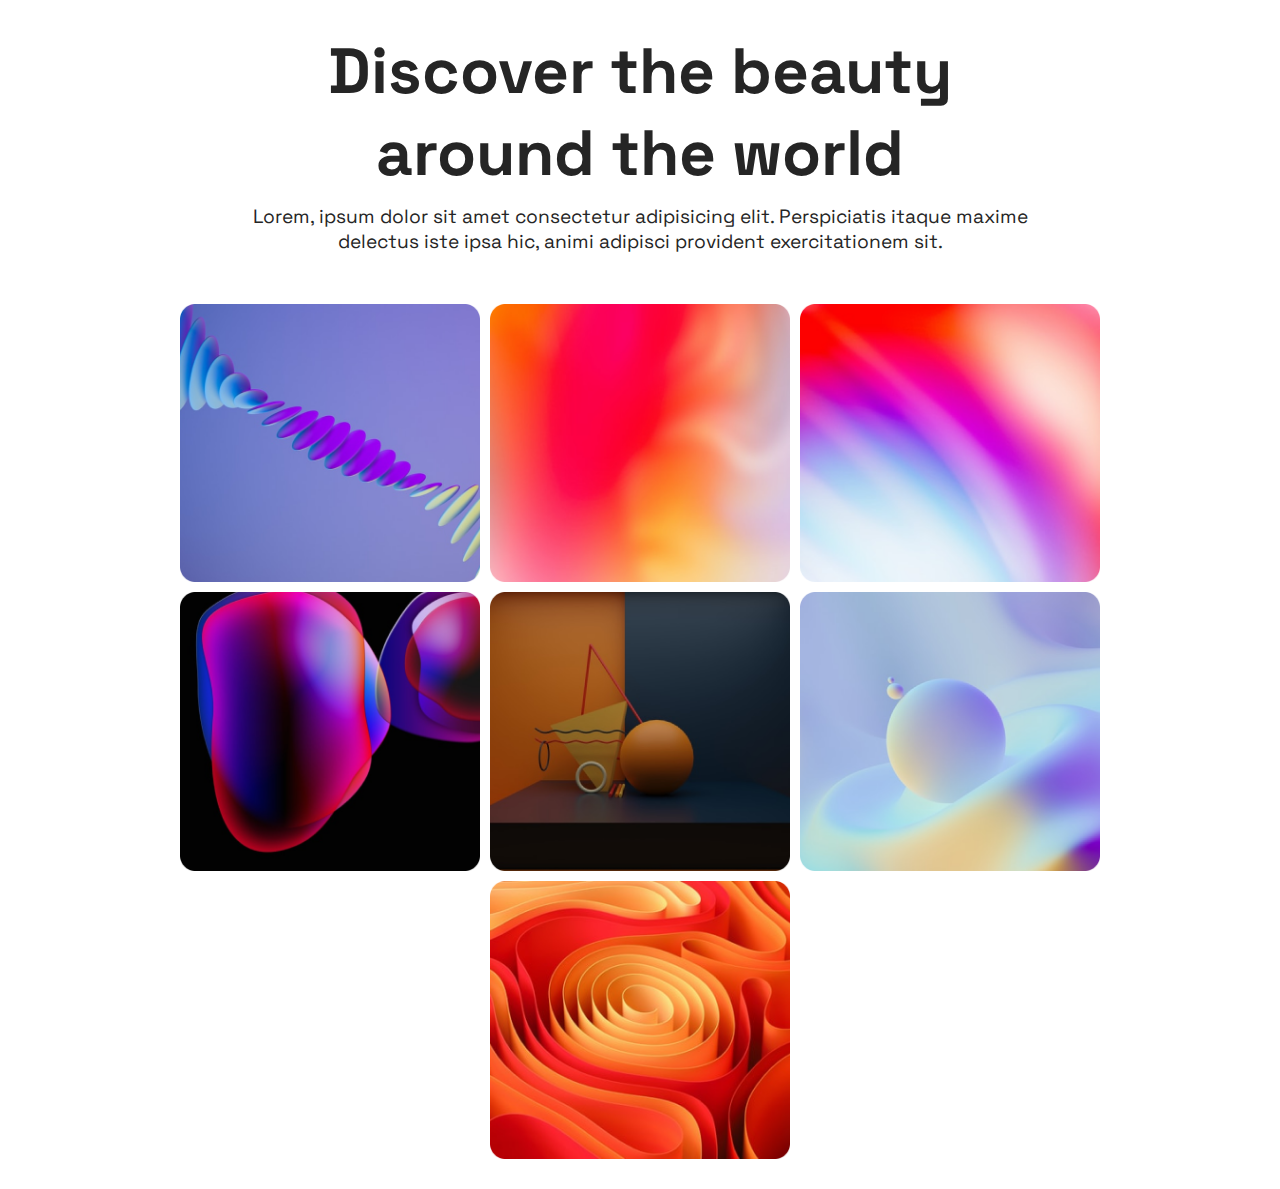
<file: beauty-starter-files-main/index.html>
<!DOCTYPE html>
<html lang="en">
<head>
    <meta charset="UTF-8">
    <meta name="viewport" content="width=device-width, initial-scale=1.0">
    <title>Beauty</title>
    <link rel="stylesheet" href="style.css">
</head>
<body>
    <section class="beauty-container">
        <div class="text-container">
            <h1>Discover the beauty around the world</h1>
            <p>Lorem, ipsum dolor sit amet consectetur adipisicing elit. Perspiciatis itaque maxime delectus iste ipsa hic, animi adipisci provident exercitationem sit.</p>
        </div>
        <div class="image-container">
            <div class="image">
                <img src="images/Rectangle1.png" alt="image">
            </div>
            <div class="image">
                <img src="images/Rectangle2.png" alt="image">
            </div>
            <div class="image">
                <img src="images/Rectangle3.png" alt="image">
            </div>
            <div class="image">
                <img src="images/Rectangle4.png" alt="image">
            </div>
            <div class="image">
                <img src="images/Rectangle5.png" alt="image">
            </div>
            <div class="image">
                <img src="images/Rectangle6.png" alt="image">
            </div>
            <div class="image">
                <img src="images/Rectangle7.png" alt="image">
            </div>
        </div>  
    </section>
</body>
</html>
</file>
<file: beauty-starter-files-main/style.css>
@import url('https://fonts.googleapis.com/css2?family=Space+Grotesk:wght@300..700&display=swap');

* {
    padding: 0;
    margin: 0;
    box-sizing: border-box;
}

html, body {
    font-family: "Space Grotesk", sans-serif;
    font-style: normal;
}

.beauty-container {
    padding: 30px;
}

.beauty-container .text-container h1 {
    color: #252525;
    font-size: 2rem;
    text-align: center;
}

.beauty-container .text-container p {
    color: #252525;
    font-size: 1rem;
    text-align: center;
    margin-top: 10px;
}

.beauty-container .text-container {
    max-width: 800px;
    margin: 0 auto;
}

.beauty-container .image-container {
    margin-top: 50px;
}

.beauty-container .image-container .image img {
    width: 100%;
    height: 100%;
    transition: 0.3s ease;
}

.beauty-container .image-container .image img:hover {
    transform: scale(1.1);
}

@media screen and (min-width: 800px) {
    .beauty-container .text-container h1 {
        font-size: 4rem;
    }

    .beauty-container .text-container p {
        font-size: 1.2rem;
    }

    .beauty-container .image-container {
        display: flex;
        flex-wrap: wrap;
        gap: 10px;
        justify-content: center;
    }

    .beauty-container .image-container .image {
        flex-grow: 1;
        max-width: 300px;
    }
}
</file>
